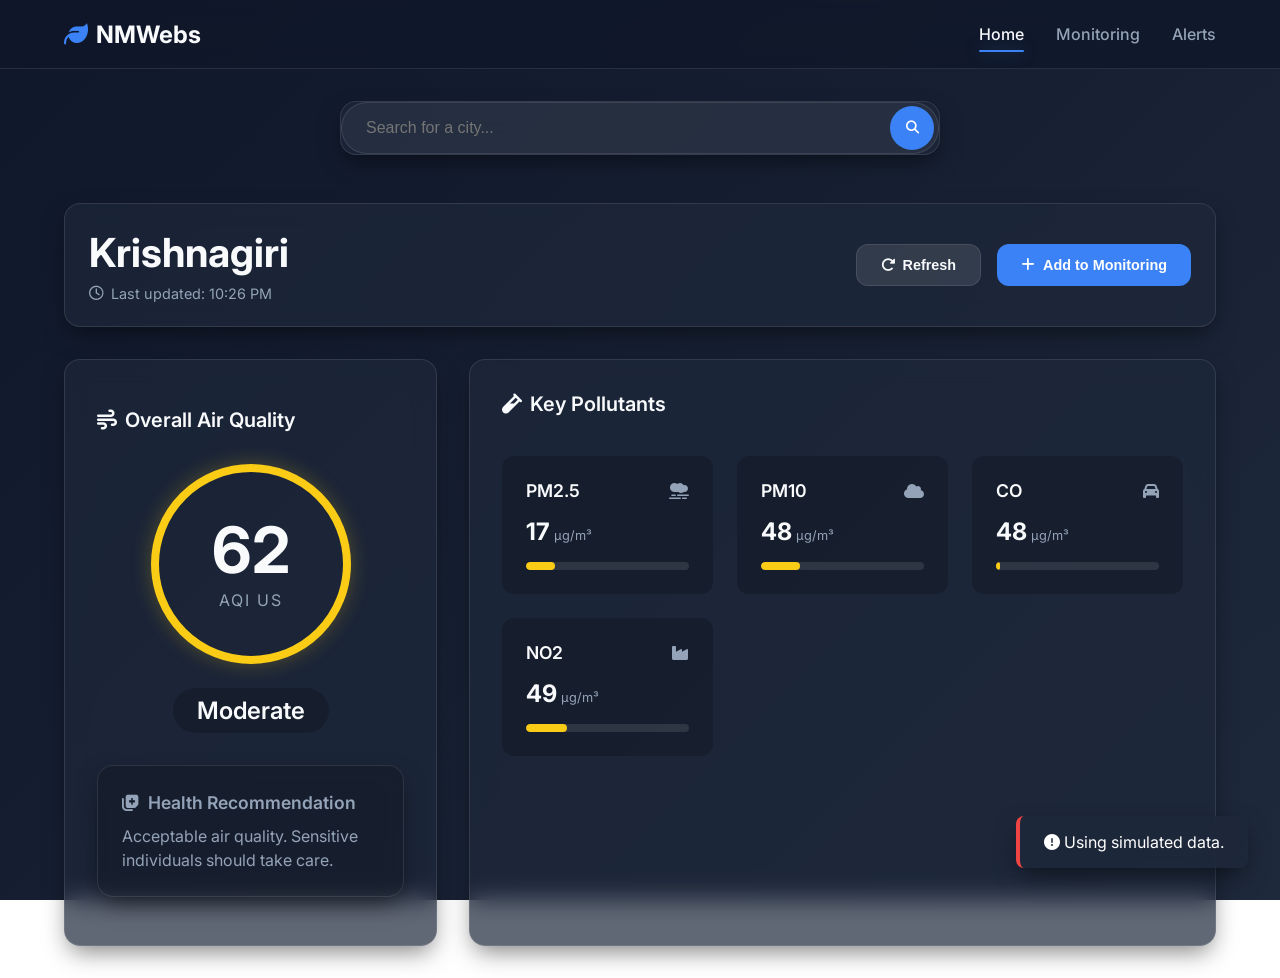
<file: index.html>
<!DOCTYPE html>
<html lang="en">
<head>
    <meta charset="UTF-8">
    <meta name="viewport" content="width=device-width, initial-scale=1.0">
    <title>NM | Air Quality Dashboard</title>
    <!-- Use Font Awesome for icons -->
    <link rel="stylesheet" href="https://cdnjs.cloudflare.com/ajax/libs/font-awesome/6.4.0/css/all.min.css">
    <link rel="stylesheet" href="index.css">
</head>
<body>
    <nav>
        <div class="nav-brand">
            <i class="fa-solid fa-leaf"></i>
            NMWebs
        </div>
        <div class="nav-links">
            <a href="index.html" class="active">Home</a>
            <a href="monitor.html">Monitoring</a>
            <a href="alert.html">Alerts</a>
        </div>
    </nav>

    <main>
        <section class="search-section">
            <div class="search-box glass-panel">
                <input type="text" id="cityInput" placeholder="Search for a city..." autocomplete="off">
                <button id="searchBtn" class="search-btn">
                    <i class="fa-solid fa-magnifying-glass"></i>
                </button>
            </div>
        </section>

        <!-- Notification Area -->
        <div id="notificationContainer" class="notification-container"></div>

        <div id="dashboardLoader" style="display: none; align-items: center; justify-content: center; height: 50vh;">
            <div class="loader active" style="width: 50px; height: 50px; border-width: 5px;"></div>
        </div>

        <div class="dashboard-header glass-panel animate-fade-in" style="padding: 1.5rem; border-radius: 16px;">
            <div>
                <h1 class="city-title" id="cityName">Krishnagiri</h1>
                <div class="timestamp">
                    <i class="fa-regular fa-clock"></i>
                    <span id="lastUpdated">Last updated: Just now</span>
                </div>
            </div>
            <div class="actions">
                <button id="refreshBtn" class="btn btn-secondary" aria-label="Refresh Data">
                    <i class="fa-solid fa-rotate-right"></i> Refresh
                </button>
                <button id="addToMonitorBtn" class="btn btn-primary" aria-label="Add to Monitoring">
                    <i class="fa-solid fa-plus"></i> Add to Monitoring
                </button>
            </div>
        </div>

        <div class="dashboard-grid">
            <!-- Left Column: AQI Status -->
            <div class="glass-panel aqi-main-card animate-fade-in" style="animation-delay: 0.1s;">
                <div class="section-title" style="align-self: flex-start; margin-bottom: 2rem;">
                    <i class="fa-solid fa-wind"></i> Overall Air Quality
                </div>
                
                <div class="aqi-value-container" id="aqiCircle">
                    <div class="aqi-value" id="aqiValue">25</div>
                    <div class="aqi-label">AQI US</div>
                </div>
                
                <div class="aqi-status" id="aqiStatus">Good</div>
                
                <div class="health-advice glass-panel" style="padding: 1.5rem; text-align: left; background: rgba(0,0,0,0.2);">
                    <div class="section-title" style="margin-bottom: 0.5rem; font-size: 1.1rem;">
                        <i class="fa-solid fa-notes-medical"></i> Health Recommendation
                    </div>
                    <p id="healthAdvice">Air quality is considered satisfactory, and air pollution poses little or no risk.</p>
                </div>
            </div>

            <!-- Right Column: Pollutants Details -->
            <div class="glass-panel pollutants-container animate-fade-in" style="animation-delay: 0.2s;">
                <div class="section-title">
                    <i class="fa-solid fa-vial"></i> Key Pollutants
                </div>
                
                <div class="pollutants-grid">
                    <!-- PM2.5 Card -->
                    <div class="pollutant-card">
                        <div class="pollutant-header">
                            <span class="pollutant-name">PM2.5</span>
                            <i class="fa-solid fa-smog" style="color: var(--text-muted)"></i>
                        </div>
                        <div style="margin-bottom: 1rem;">
                            <span class="pollutant-value" id="pm25Value">12</span>
                            <span class="pollutant-unit">µg/m³</span>
                        </div>
                        <div class="progress-bar-container">
                            <div class="progress-bar" id="pm25Bar" style="width: 25%; background-color: var(--aqi-good);"></div>
                        </div>
                    </div>

                    <!-- PM10 Card -->
                    <div class="pollutant-card">
                        <div class="pollutant-header">
                            <span class="pollutant-name">PM10</span>
                            <i class="fa-solid fa-cloud" style="color: var(--text-muted)"></i>
                        </div>
                        <div style="margin-bottom: 1rem;">
                            <span class="pollutant-value" id="pm10Value">45</span>
                            <span class="pollutant-unit">µg/m³</span>
                        </div>
                        <div class="progress-bar-container">
                            <div class="progress-bar" id="pm10Bar" style="width: 45%; background-color: var(--aqi-good);"></div>
                        </div>
                    </div>

                    <!-- CO Card -->
                    <div class="pollutant-card">
                        <div class="pollutant-header">
                            <span class="pollutant-name">CO</span>
                            <i class="fa-solid fa-car" style="color: var(--text-muted)"></i>
                        </div>
                        <div style="margin-bottom: 1rem;">
                            <span class="pollutant-value" id="coValue">210</span>
                            <span class="pollutant-unit">µg/m³</span>
                        </div>
                        <div class="progress-bar-container">
                            <div class="progress-bar" id="coBar" style="width: 10%; background-color: var(--aqi-good);"></div>
                        </div>
                    </div>

                    <!-- NO2 Card -->
                    <div class="pollutant-card">
                        <div class="pollutant-header">
                            <span class="pollutant-name">NO2</span>
                            <i class="fa-solid fa-industry" style="color: var(--text-muted)"></i>
                        </div>
                        <div style="margin-bottom: 1rem;">
                            <span class="pollutant-value" id="no2Value">15</span>
                            <span class="pollutant-unit">µg/m³</span>
                        </div>
                        <div class="progress-bar-container">
                            <div class="progress-bar" id="no2Bar" style="width: 15%; background-color: var(--aqi-good);"></div>
                        </div>
                    </div>
                </div>
            </div>
        </div>
    </main>

    <script src="shared.js"></script>
    <script src="home.js"></script>
</body>
</html>
</file>
<file: index.css>
@import url('https://fonts.googleapis.com/css2?family=Inter:wght@300;400;500;600;700&display=swap');

:root {
  --bg-color: #0f172a;
  --bg-gradient: linear-gradient(135deg, #0f172a 0%, #1e293b 100%);
  --card-bg: rgba(30, 41, 59, 0.7);
  --card-border: rgba(255, 255, 255, 0.1);
  --text-main: #f8fafc;
  --text-muted: #94a3b8;
  --accent-color: #3b82f6;
  --accent-hover: #2563eb;
  
  --aqi-good: #10b981;
  --aqi-moderate: #facc15;
  --aqi-unhealthy-sensitive: #f97316;
  --aqi-unhealthy: #ef4444;
  --aqi-very-unhealthy: #8b5cf6;
  --aqi-hazardous: #7f1d1d;
  
  --shadow-soft: 0 10px 25px -5px rgba(0, 0, 0, 0.5);
  --shadow-glow: 0 0 15px rgba(59, 130, 246, 0.5);
}

* {
  margin: 0;
  padding: 0;
  box-sizing: border-box;
}

body {
  font-family: 'Inter', sans-serif;
  background: var(--bg-gradient);
  background-attachment: fixed;
  color: var(--text-main);
  min-height: 100vh;
  display: flex;
  flex-direction: column;
}

/* Glassmorphism utility */
.glass-panel {
  background: var(--card-bg);
  backdrop-filter: blur(12px);
  -webkit-backdrop-filter: blur(12px);
  border: 1px solid var(--card-border);
  border-radius: 16px;
  box-shadow: var(--shadow-soft);
}

/* Navigation */
nav {
  display: flex;
  justify-content: space-between;
  align-items: center;
  padding: 1rem 5%;
  position: sticky;
  top: 0;
  z-index: 100;
  background: rgba(15, 23, 42, 0.8);
  backdrop-filter: blur(10px);
  border-bottom: 1px solid var(--card-border);
}

.nav-brand {
  font-size: 1.5rem;
  font-weight: 700;
  display: flex;
  align-items: center;
  gap: 0.5rem;
  color: var(--text-main);
}

.nav-brand i {
  color: var(--accent-color);
}

.nav-links {
  display: flex;
  gap: 2rem;
}

.nav-links a {
  text-decoration: none;
  color: var(--text-muted);
  font-weight: 500;
  transition: all 0.3s ease;
  padding: 0.5rem 0;
  position: relative;
}

.nav-links a:hover,
.nav-links a.active {
  color: var(--text-main);
}

.nav-links a.active::after {
  content: '';
  position: absolute;
  bottom: 0;
  left: 0;
  width: 100%;
  height: 2px;
  background: var(--accent-color);
  border-radius: 2px;
  box-shadow: var(--shadow-glow);
}

/* Main Container */
main {
  flex: 1;
  padding: 2rem 5%;
  max-width: 1400px;
  margin: 0 auto;
  width: 100%;
  display: flex;
  flex-direction: column;
  gap: 2rem;
}
/* Search Section */
.search-section {
  display: flex;
  justify-content: center;
  margin-bottom: 1rem;
}

.search-box {
  display: flex;
  width: 100%;
  max-width: 600px;
  position: relative;
}

.search-box input {
  width: 100%;
  padding: 1rem 1.5rem;
  padding-right: 4rem;
  border-radius: 30px;
  border: 1px solid var(--card-border);
  background: rgba(255, 255, 255, 0.05);
  color: var(--text-main);
  font-size: 1rem;
  outline: none;
  transition: all 0.3s ease;
}

.search-box input:focus {
  border-color: var(--accent-color);
  box-shadow: var(--shadow-glow);
  background: rgba(255, 255, 255, 0.1);
}

.search-btn {
  position: absolute;
  right: 5px;
  top: 50%;
  transform: translateY(-50%);
  background: var(--accent-color);
  color: white;
  border: none;
  width: 44px;
  height: 44px;
  border-radius: 50%;
  cursor: pointer;
  transition: all 0.3s ease;
  display: flex;
  align-items: center;
  justify-content: center;
}

.search-btn:hover {
  background: var(--accent-hover);
  transform: translateY(-50%) scale(1.05);
}

/* Header Info */
.dashboard-header {
  display: flex;
  justify-content: space-between;
  align-items: center;
  flex-wrap: wrap;
  gap: 1rem;
}

.city-title {
  font-size: 2.5rem;
  font-weight: 700;
  margin-bottom: 0.5rem;
}

.timestamp {
  color: var(--text-muted);
  font-size: 0.9rem;
  display: flex;
  align-items: center;
  gap: 0.5rem;
}

.actions {
  display: flex;
  gap: 1rem;
}

.btn {
  padding: 0.75rem 1.5rem;
  border-radius: 12px;
  border: none;
  font-weight: 600;
  cursor: pointer;
  transition: all 0.3s ease;
  display: flex;
  align-items: center;
  gap: 0.5rem;
  font-size: 0.9rem;
}

.btn-primary {
  background: var(--accent-color);
  color: white;
}

.btn-primary:hover {
  background: var(--accent-hover);
  box-shadow: var(--shadow-glow);
}

.btn-secondary {
  background: rgba(255, 255, 255, 0.1);
  color: var(--text-main);
  border: 1px solid var(--card-border);
}

.btn-secondary:hover {
  background: rgba(255, 255, 255, 0.15);
}

/* Dashboard Grid */
.dashboard-grid {
  display: grid;
  grid-template-columns: 1fr 2fr;
  gap: 2rem;
}

@media (max-width: 992px) {
  .dashboard-grid {
    grid-template-columns: 1fr;
  }
}

/* AQI Card Main */
.aqi-main-card {
  display: flex;
  flex-direction: column;
  align-items: center;
  justify-content: center;
  padding: 3rem 2rem;
  text-align: center;
  position: relative;
  overflow: hidden;
  transition: all 0.5s ease;
}

.aqi-value-container {
  position: relative;
  width: 200px;
  height: 200px;
  display: flex;
  flex-direction: column;
  align-items: center;
  justify-content: center;
  border-radius: 50%;
  border: 8px solid;
  margin-bottom: 1.5rem;
  transition: border-color 0.5s ease;
}

.aqi-value {
  font-size: 4rem;
  font-weight: 700;
  line-height: 1;
}

.aqi-label {
  font-size: 1rem;
  color: var(--text-muted);
  text-transform: uppercase;
  letter-spacing: 2px;
  margin-top: 0.5rem;
}

.aqi-status {
  font-size: 1.5rem;
  font-weight: 600;
  margin-bottom: 1rem;
  padding: 0.5rem 1.5rem;
  border-radius: 30px;
  background: rgba(0, 0, 0, 0.2);
}

.health-advice {
  font-size: 1rem;
  color: var(--text-muted);
  line-height: 1.5;
  margin-top: 1rem;
}

/* Pollutants Grid */
.pollutants-container {
  display: flex;
  flex-direction: column;
  gap: 1.5rem;
  padding: 2rem;
}

.section-title {
  font-size: 1.25rem;
  font-weight: 600;
  margin-bottom: 1rem;
  display: flex;
  align-items: center;
  gap: 0.5rem;
}

.pollutants-grid {
  display: grid;
  grid-template-columns: repeat(auto-fit, minmax(200px, 1fr));
  gap: 1.5rem;
}

.pollutant-card {
  background: rgba(0, 0, 0, 0.2);
  padding: 1.5rem;
  border-radius: 12px;
  transition: transform 0.3s ease;
}

.pollutant-card:hover {
  transform: translateY(-5px);
}

.pollutant-header {
  display: flex;
  justify-content: space-between;
  align-items: center;
  margin-bottom: 1rem;
}

.pollutant-name {
  font-weight: 600;
  font-size: 1.1rem;
}

.pollutant-value {
  font-size: 1.5rem;
  font-weight: 700;
}

.pollutant-unit {
  font-size: 0.8rem;
  color: var(--text-muted);
}

.progress-bar-container {
  width: 100%;
  height: 8px;
  background: rgba(255, 255, 255, 0.1);
  border-radius: 4px;
  overflow: hidden;
}

.progress-bar {
  height: 100%;
  border-radius: 4px;
  transition: width 1s cubic-bezier(0.4, 0, 0.2, 1), background-color 0.5s ease;
}

/* Animations */
@keyframes fadeIn {
  from { opacity: 0; transform: translateY(10px); }
  to { opacity: 1; transform: translateY(0); }
}

.animate-fade-in {
  animation: fadeIn 0.5s ease-out forwards;
}

/* Loading Spinner */
.loader {
  border: 3px solid rgba(255, 255, 255, 0.1);
  border-top: 3px solid var(--accent-color);
  border-radius: 50%;
  width: 24px;
  height: 24px;
  animation: spin 1s linear infinite;
  display: none;
}

.loader.active {
  display: inline-block;
}

@keyframes spin {
  0% { transform: rotate(0deg); }
  100% { transform: rotate(360deg); }
}

/* Notifications */
.notification-container {
  position: fixed;
  bottom: 2rem;
  right: 2rem;
  z-index: 1000;
  display: flex;
  flex-direction: column;
  gap: 0.5rem;
}

.notification {
  background: var(--card-bg);
  backdrop-filter: blur(10px);
  border-left: 4px solid var(--accent-color);
  padding: 1rem 1.5rem;
  border-radius: 8px;
  box-shadow: var(--shadow-soft);
  color: white;
  animation: slideIn 0.3s ease-out forwards;
}

.notification.error {
  border-left-color: var(--aqi-unhealthy);
}

.notification.success {
  border-left-color: var(--aqi-good);
}

@keyframes slideIn {
  from { transform: translateX(100%); opacity: 0; }
  to { transform: translateX(0); opacity: 1; }
}

@keyframes slideOut {
  from { transform: translateX(0); opacity: 1; }
  to { transform: translateX(100%); opacity: 0; }
}

.notification.hiding {
  animation: slideOut 0.3s ease-in forwards;
}
</file>
